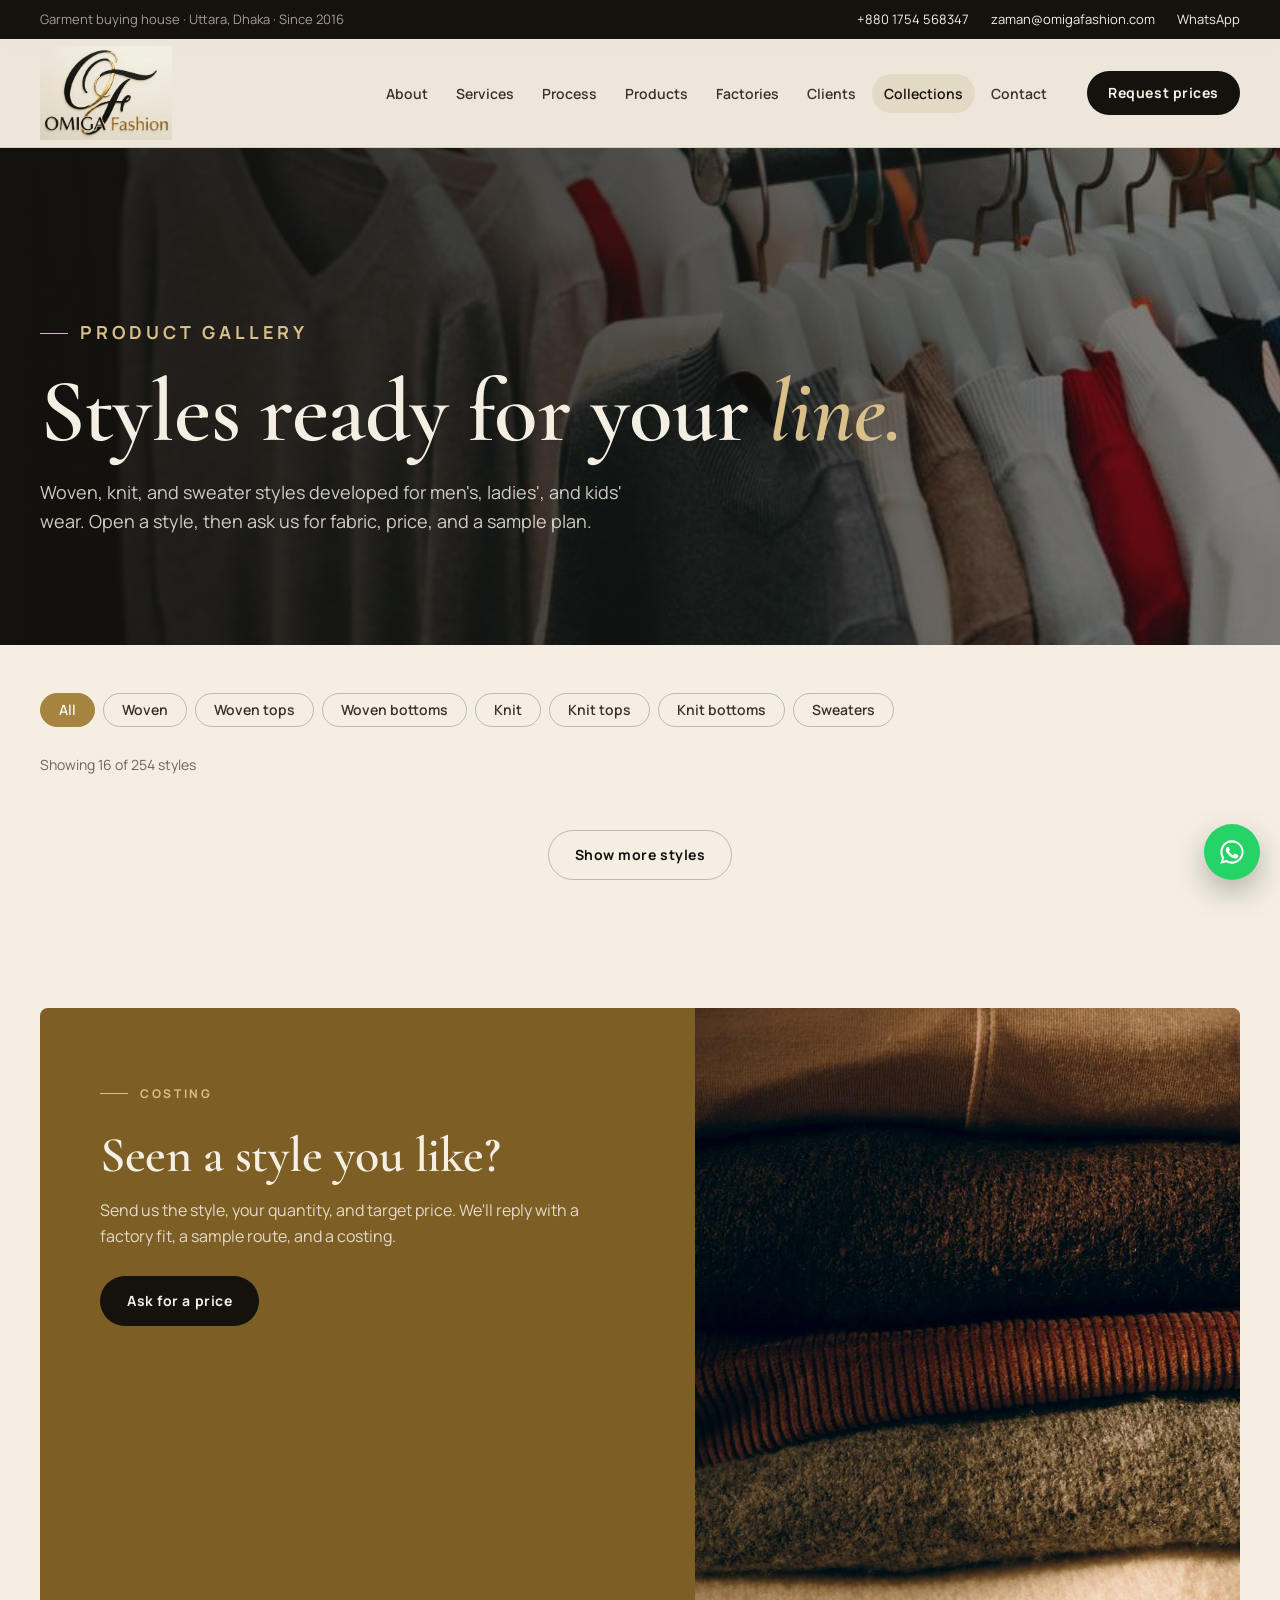
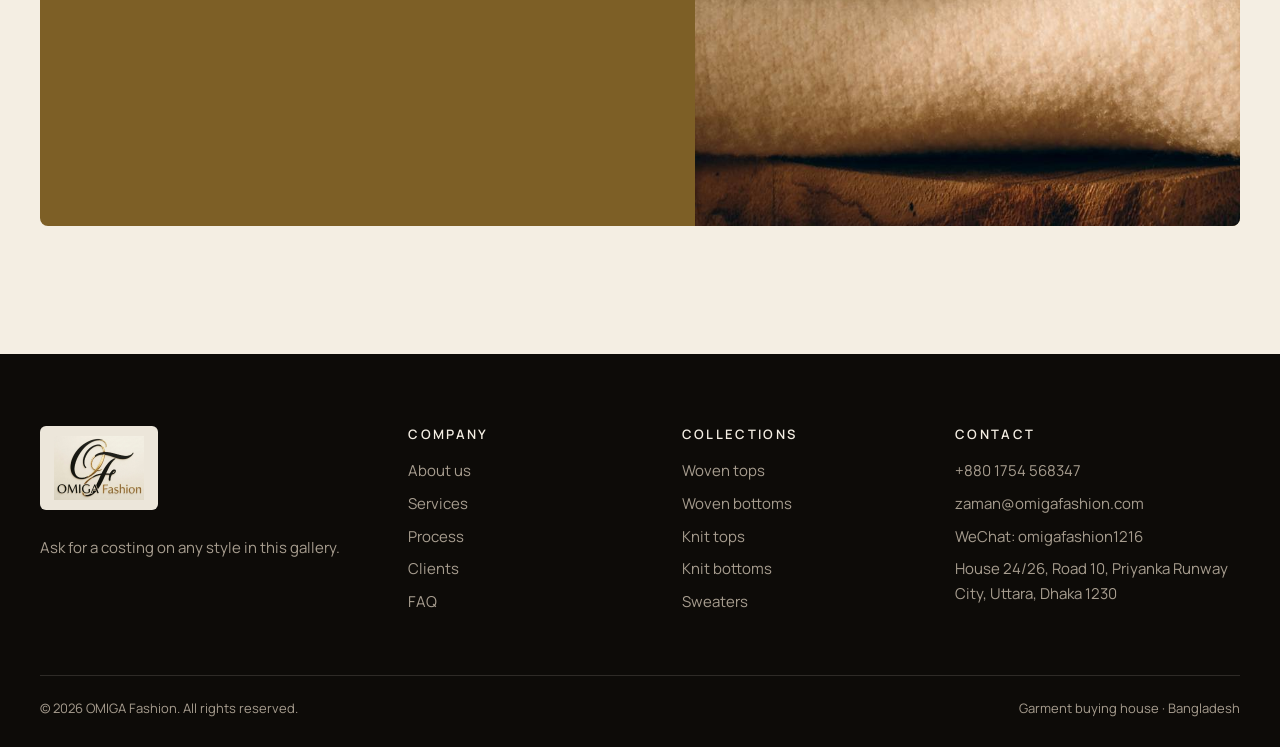
<file: collections.html>
<!DOCTYPE html>
<html lang="en">
<head>
  <meta charset="utf-8">
  <meta name="viewport" content="width=device-width, initial-scale=1">
  <title>Collections — OMIGA Fashion</title>
  <meta name="description" content="Woven, knit, and sweater styles developed by OMIGA Fashion, a garment buying house in Dhaka, for men's, ladies', and kids' wear.">
  <link rel="icon" href="assets/favicon.svg" type="image/svg+xml">
  <link rel="preconnect" href="https://fonts.googleapis.com">
  <link rel="preconnect" href="https://fonts.gstatic.com" crossorigin>
  <link href="https://fonts.googleapis.com/css2?family=Cormorant+Garamond:ital,wght@0,500;0,600;1,500;1,600&family=Manrope:wght@400;500;600;700&display=swap" rel="stylesheet">
  <link rel="stylesheet" href="css/styles.css">
</head>
<body>
  <a class="skip" href="#main">Skip to content</a>

  <div class="topbar">
    <div class="wrap">
      <span>Garment buying house · Uttara, Dhaka · Since 2016</span>
      <div class="topbar-links">
        <a href="tel:+8801754568347">+880 1754 568347</a>
        <a class="topbar-hide" href="mailto:zaman@omigafashion.com">zaman@omigafashion.com</a>
        <a class="topbar-hide" href="https://wa.me/8801754568347">WhatsApp</a>
      </div>
    </div>
  </div>

  <header class="site-header">
    <div class="wrap">
      <a class="brand" href="index.html" aria-label="OMIGA Fashion home"><img src="assets/logo.png" alt="OMIGA Fashion"></a>
      <nav class="nav" id="site-nav" aria-label="Main">
        <a href="index.html#about">About</a>
        <a href="index.html#services">Services</a>
        <a href="index.html#process">Process</a>
        <a href="index.html#products">Products</a>
        <a href="index.html#factories">Factories</a>
        <a href="index.html#clients">Clients</a>
        <a href="collections.html" aria-current="page">Collections</a>
        <a href="index.html#contact">Contact</a>
      </nav>
      <a class="btn btn-dark header-cta" href="index.html#contact">Request prices</a>
      <button class="menu-btn" type="button" aria-label="Open menu" aria-expanded="false" aria-controls="site-nav"><span></span></button>
    </div>
  </header>

  <main id="main">
    <header class="page-hero">
      <img src="assets/photos/rack-sweaters.jpg" alt="">
      <div class="wrap">
        <p class="kicker" style="color:var(--gold-soft)">Product gallery</p>
        <h1>Styles ready for your <em>line.</em></h1>
        <p>Woven, knit, and sweater styles developed for men's, ladies', and kids' wear. Open a style, then ask us for fabric, price, and a sample plan.</p>
      </div>
    </header>

    <section class="section" style="padding-top:48px">
      <div class="wrap">
        <div class="filters" role="toolbar" aria-label="Filter styles">
          <button type="button" data-filter="all" class="is-active">All</button>
          <button type="button" data-filter="woven">Woven</button>
          <button type="button" data-filter="woven-tops">Woven tops</button>
          <button type="button" data-filter="woven-bottoms">Woven bottoms</button>
          <button type="button" data-filter="knit">Knit</button>
          <button type="button" data-filter="knit-tops">Knit tops</button>
          <button type="button" data-filter="knit-bottoms">Knit bottoms</button>
          <button type="button" data-filter="sweater">Sweaters</button>
        </div>
        <p class="gallery-meta" data-gallery-meta>Loading styles…</p>
        <div class="gallery" data-gallery></div>
        <div class="load-wrap">
          <button class="btn btn-line" type="button" data-more>Show more styles</button>
        </div>
      </div>
    </section>

    <section class="section tight">
      <div class="wrap">
        <div class="cta-band">
          <div>
            <p class="kicker" style="color:var(--gold-soft)">Costing</p>
            <h2>Seen a style you like?</h2>
            <p>Send us the style, your quantity, and target price. We'll reply with a factory fit, a sample route, and a costing.</p>
            <a class="btn btn-dark" href="index.html#contact">Ask for a price</a>
          </div>
          <img src="assets/photos/folded-sweaters.jpg" alt="Folded knitted sweaters in neutral colours" loading="lazy">
        </div>
      </div>
    </section>
  </main>

  <div class="lightbox" data-lightbox role="dialog" aria-modal="true" aria-label="Style viewer">
    <button class="lb-close" type="button" aria-label="Close">×</button>
    <button class="lb-prev" type="button" aria-label="Previous">←</button>
    <button class="lb-next" type="button" aria-label="Next">→</button>
    <div><img alt=""><p class="lb-caption"></p></div>
  </div>

  <footer class="site-footer">
    <div class="wrap">
      <div class="footer-grid">
        <div>
          <a class="footer-logo" href="index.html"><img src="assets/logo.png" alt="OMIGA Fashion"></a>
          <p>Ask for a costing on any style in this gallery.</p>
        </div>
        <div>
          <h3>Company</h3>
          <a href="index.html#about">About us</a>
          <a href="index.html#services">Services</a>
          <a href="index.html#process">Process</a>
          <a href="index.html#clients">Clients</a>
          <a href="index.html#faq">FAQ</a>
        </div>
        <div>
          <h3>Collections</h3>
          <a href="#woven-tops" data-filter-link="woven-tops">Woven tops</a>
          <a href="#woven-bottoms" data-filter-link="woven-bottoms">Woven bottoms</a>
          <a href="#knit-tops" data-filter-link="knit-tops">Knit tops</a>
          <a href="#knit-bottoms" data-filter-link="knit-bottoms">Knit bottoms</a>
          <a href="#sweater" data-filter-link="sweater">Sweaters</a>
        </div>
        <div>
          <h3>Contact</h3>
          <a href="tel:+8801754568347">+880 1754 568347</a>
          <a href="mailto:zaman@omigafashion.com">zaman@omigafashion.com</a>
          <p>WeChat: omigafashion1216</p>
          <p>House 24/26, Road 10, Priyanka Runway City, Uttara, Dhaka 1230</p>
        </div>
      </div>
      <div class="legal"><span>© <span data-year>2026</span> OMIGA Fashion. All rights reserved.</span><span>Garment buying house · Bangladesh</span></div>
    </div>
  </footer>

  <a class="wa-float" href="https://wa.me/8801754568347" aria-label="Chat on WhatsApp">
    <svg viewBox="0 0 24 24" fill="currentColor" aria-hidden="true"><path d="M12 2a10 10 0 0 0-8.6 15.1L2 22l5-1.3A10 10 0 1 0 12 2zm0 18.2a8.2 8.2 0 0 1-4.2-1.2l-.3-.2-3 .8.8-2.9-.2-.3A8.2 8.2 0 1 1 12 20.2zm4.5-6.1c-.2-.1-1.5-.7-1.7-.8s-.4-.1-.6.1-.7.8-.8 1-.3.2-.5.1a6.7 6.7 0 0 1-3.4-2.9c-.3-.4.3-.4.7-1.3a.5.5 0 0 0 0-.4l-.8-1.8c-.2-.5-.4-.4-.6-.4h-.5a1 1 0 0 0-.7.3 3 3 0 0 0-.9 2.2 5.2 5.2 0 0 0 1.1 2.7 11.8 11.8 0 0 0 4.5 4c1.7.7 2.3.8 3.2.6a2.7 2.7 0 0 0 1.8-1.2 2.2 2.2 0 0 0 .1-1.3c0-.1-.2-.2-.5-.3z"/></svg>
  </a>

  <script src="js/gallery-data.js"></script>
  <script src="js/main.js"></script>
</body>
</html>
</file>
<file: css/styles.css>
:root {
  --ink: #15120e;
  --ink-2: #221d17;
  --ink-soft: #3a3228;
  --ivory: #f4eee3;
  --paper: #ece6da;
  --white: #fbf8f2;
  --gold: #a6843f;
  --gold-deep: #7d5f26;
  --gold-soft: #d9c08a;
  --muted: #6d655c;
  --muted-dark: #a79d8f;
  --line: rgba(21, 18, 14, 0.12);
  --line-strong: rgba(21, 18, 14, 0.24);
  --line-dark: rgba(244, 238, 227, 0.14);
  --shadow: 0 24px 60px rgba(21, 18, 14, 0.14);
  --serif: "Cormorant Garamond", "Times New Roman", serif;
  --sans: "Manrope", "Segoe UI", sans-serif;
  --max: 1240px;
  --gutter: clamp(16px, 4vw, 40px);
  --header-h: 108px;
}

*, *::before, *::after { box-sizing: border-box; }
html { scroll-behavior: smooth; scroll-padding-top: calc(var(--header-h) + 12px); }
body {
  margin: 0;
  font-family: var(--sans);
  font-size: 16px;
  line-height: 1.65;
  color: var(--ink);
  background: var(--ivory);
  -webkit-font-smoothing: antialiased;
  overflow-x: hidden;
}
img { display: block; max-width: 100%; }
a { color: inherit; }
h1, h2, h3 { margin: 0; font-weight: 600; }
h1, h2 { font-family: var(--serif); letter-spacing: -0.01em; line-height: 1.02; }
h1 { font-size: clamp(44px, 7vw, 92px); }
h2 { font-size: clamp(36px, 5vw, 62px); }
h3 { font-size: 18px; line-height: 1.3; }
h1 em, h2 em { font-style: italic; color: var(--gold); }
p { margin: 0 0 1em; }
:focus-visible { outline: 2px solid var(--gold); outline-offset: 3px; }

.skip {
  position: absolute; left: 12px; top: -60px; z-index: 100;
  padding: 10px 16px; background: var(--ink); color: var(--ivory); text-decoration: none;
}
.skip:focus { top: 12px; }

.wrap { width: min(var(--max), 100% - 2 * var(--gutter)); margin-inline: auto; }
.section { padding: clamp(72px, 10vw, 128px) 0; }
.section.tight { padding-top: 0; }
.dark { background: var(--ink); color: var(--ivory); }
.paper { background: var(--paper); }

.kicker {
  display: inline-flex; align-items: center; gap: 12px;
  margin: 0 0 18px;
  font-size: 12px; font-weight: 700; letter-spacing: 0.22em; text-transform: uppercase;
  color: var(--gold-deep);
}
.kicker::before { content: ""; width: 28px; height: 1px; background: currentColor; }
.dark .kicker { color: var(--gold-soft); }
.lede { font-size: clamp(17px, 1.6vw, 19px); color: var(--muted); max-width: 620px; }
.dark .lede { color: var(--muted-dark); }

.head { display: flex; justify-content: space-between; align-items: flex-end; gap: 32px; flex-wrap: wrap; margin-bottom: clamp(36px, 5vw, 60px); }
.head > div { max-width: 720px; }
.head .lede { margin: 18px 0 0; }

/* Buttons */
.btn {
  display: inline-flex; align-items: center; justify-content: center; gap: 10px;
  min-height: 50px; padding: 0 26px;
  border: 1px solid transparent; border-radius: 999px;
  font: 700 14px/1 var(--sans); letter-spacing: 0.04em; text-decoration: none;
  cursor: pointer; transition: background .25s, color .25s, border-color .25s, transform .25s;
}
.btn:hover { transform: translateY(-2px); }
.btn-gold { background: var(--gold); color: var(--white); }
.btn-gold:hover { background: var(--gold-deep); }
.btn-dark { background: var(--ink); color: var(--ivory); }
.btn-dark:hover { background: var(--gold-deep); }
.btn-line { border-color: var(--line-strong); color: var(--ink); background: transparent; }
.btn-line:hover { border-color: var(--ink); }
.btn-ghost { border-color: rgba(244, 238, 227, 0.4); color: var(--ivory); }
.btn-ghost:hover { border-color: var(--ivory); background: rgba(244, 238, 227, 0.08); }
.link-arrow { font-weight: 700; color: var(--gold-deep); text-decoration: none; border-bottom: 1px solid currentColor; }

/* Top bar + header */
.topbar { background: var(--ink); color: var(--muted-dark); font-size: 13px; }
.topbar .wrap { display: flex; justify-content: space-between; gap: 18px; padding: 9px 0; flex-wrap: wrap; }
.topbar a { text-decoration: none; color: var(--ivory); }
.topbar a:hover { color: var(--gold-soft); }
.topbar-links { display: flex; gap: 22px; flex-wrap: wrap; }

.site-header {
  position: sticky; top: 0; z-index: 50;
  background: rgba(236, 230, 218, 0.94);
  backdrop-filter: blur(12px);
  border-bottom: 1px solid var(--line);
  transition: box-shadow .3s;
}
.site-header.is-scrolled { box-shadow: 0 10px 30px rgba(21, 18, 14, 0.08); }
.site-header .wrap { display: flex; align-items: center; gap: 28px; height: var(--header-h); }
.brand img { height: 94px; width: auto; }
.nav { display: flex; gap: 4px; margin-left: auto; }
.nav a {
  padding: 8px 12px; border-radius: 999px;
  font-size: 14px; font-weight: 600; text-decoration: none; color: var(--ink-soft);
  transition: color .2s, background .2s;
}
.nav a:hover, .nav a[aria-current="page"], .nav a.is-active { color: var(--ink); background: rgba(166, 132, 63, 0.14); }
.header-cta { min-height: 44px; padding: 0 20px; }
.menu-btn { display: none; }

/* Hero */
.hero { position: relative; min-height: min(88vh, 860px); display: grid; align-items: end; color: var(--ivory); overflow: hidden; }
.hero-bg { position: absolute; inset: 0; }
.hero-bg img { width: 100%; height: 100%; object-fit: cover; transform: scale(1.04); animation: heroZoom 18s ease-out forwards; }
.hero::after {
  content: ""; position: absolute; inset: 0;
  background: linear-gradient(90deg, rgba(21, 18, 14, 0.92) 0%, rgba(21, 18, 14, 0.7) 45%, rgba(21, 18, 14, 0.25) 100%),
              linear-gradient(0deg, rgba(21, 18, 14, 0.85) 0%, transparent 45%);
}
.hero-inner { position: relative; z-index: 1; padding: clamp(90px, 14vh, 160px) 0 48px; }
.hero .eyebrow { color: var(--gold-soft); font-size: 13px; font-weight: 700; letter-spacing: 0.22em; text-transform: uppercase; margin-bottom: 22px; }
.hero h1 { max-width: 880px; }
.hero h1 em { color: var(--gold-soft); }
.hero .lede { color: rgba(244, 238, 227, 0.82); margin: 26px 0 34px; }
.hero-actions { display: flex; gap: 14px; flex-wrap: wrap; }
.trust { display: flex; flex-wrap: wrap; gap: 10px 26px; margin: 46px 0 0; padding: 22px 0 0; border-top: 1px solid var(--line-dark); list-style: none; font-size: 14px; color: rgba(244, 238, 227, 0.86); }
.trust li::before { content: "◆"; color: var(--gold); margin-right: 10px; font-size: 10px; vertical-align: 2px; }

.stats { display: grid; grid-template-columns: repeat(4, 1fr); background: var(--ink-2); color: var(--ivory); }
.stats div { padding: 34px var(--gutter); border-right: 1px solid var(--line-dark); }
.stats div:last-child { border-right: 0; }
.stats strong { display: block; font: 600 clamp(40px, 5vw, 58px)/1 var(--serif); color: var(--gold-soft); }
.stats span { font-size: 14px; color: var(--muted-dark); }

/* Ticker */
.ticker { overflow: hidden; border-block: 1px solid var(--line); background: var(--paper); }
.ticker-track { display: flex; width: max-content; animation: ticker 40s linear infinite; }
.ticker span { padding: 18px 28px; font: 500 italic 24px/1 var(--serif); white-space: nowrap; color: var(--ink-soft); }
.ticker span::after { content: "✦"; margin-left: 56px; font-style: normal; font-size: 12px; color: var(--gold); vertical-align: 4px; }

/* About */
.about-grid { display: grid; grid-template-columns: 1.05fr 1fr; gap: clamp(36px, 6vw, 88px); align-items: start; }
.about-copy p { color: var(--ink-soft); }
.quote { font: italic 500 26px/1.3 var(--serif); color: var(--gold-deep); border-left: 2px solid var(--gold); padding-left: 20px; margin: 28px 0; }
.points { list-style: none; margin: 0; padding: 0; border-top: 1px solid var(--line); }
.points li { display: grid; grid-template-columns: 54px 1fr; gap: 6px 16px; padding: 20px 0; border-bottom: 1px solid var(--line); }
.points .n { font: 600 22px/1 var(--serif); color: var(--gold); grid-row: span 2; padding-top: 2px; }
.points strong { font-size: 16px; }
.points span { color: var(--muted); font-size: 15px; }
.office-strip { display: grid; grid-template-columns: 1.3fr 1fr 1fr; grid-auto-rows: clamp(220px, 26vw, 340px); gap: 14px; margin-top: clamp(48px, 6vw, 72px); }
.office-strip figure { margin: 0; position: relative; overflow: hidden; border-radius: 4px; }
.office-strip img { width: 100%; height: 100%; object-fit: cover; transition: transform .8s; }
.office-strip figure:hover img { transform: scale(1.05); }
.office-strip figcaption {
  position: absolute; left: 14px; bottom: 14px;
  padding: 6px 12px; border-radius: 999px; background: rgba(21, 18, 14, 0.72); color: var(--ivory); font-size: 12px; font-weight: 600;
}

/* Origin band */
.origin { position: relative; padding: clamp(110px, 16vw, 200px) 0; color: var(--ivory); overflow: hidden; }
.origin > img { position: absolute; inset: 0; width: 100%; height: 100%; object-fit: cover; }
.origin::after { content: ""; position: absolute; inset: 0; background: linear-gradient(90deg, rgba(21, 18, 14, 0.9), rgba(21, 18, 14, 0.45)); }
.origin .wrap { position: relative; z-index: 1; }
.origin h2 { max-width: 760px; }
.origin h2 em { color: var(--gold-soft); }
.origin p { max-width: 560px; margin-top: 22px; color: rgba(244, 238, 227, 0.84); font-size: 18px; }

/* Principles */
.principles { display: grid; grid-template-columns: repeat(4, 1fr); border-top: 1px solid var(--line-strong); }
.principles article { padding: 30px 26px 10px 0; border-right: 1px solid var(--line); }
.principles article + article { padding-left: 26px; }
.principles article:last-child { border-right: 0; }
.principles .n { display: block; font: 600 46px/1 var(--serif); color: var(--gold); margin-bottom: 26px; }
.principles h3 { font-size: 19px; margin-bottom: 10px; }
.principles p { color: var(--muted); font-size: 15px; }

/* Services */
.services { display: grid; grid-template-columns: repeat(3, 1fr); gap: 1px; background: var(--line-dark); border: 1px solid var(--line-dark); }
.service { background: var(--ink); padding: 34px 30px 30px; transition: background .3s; }
.service:hover { background: var(--ink-2); }
.service .n { font: 600 18px/1 var(--serif); color: var(--gold-soft); }
.service h3 { font-family: var(--serif); font-size: 28px; font-weight: 600; margin: 18px 0 12px; }
.service p { color: var(--muted-dark); font-size: 15px; }
.chips { display: flex; flex-wrap: wrap; gap: 8px; margin: 18px 0 0; padding: 0; list-style: none; }
.chips li { padding: 5px 12px; border: 1px solid var(--line-dark); border-radius: 999px; font-size: 12px; font-weight: 600; color: var(--gold-soft); }
.light-chips li { border-color: var(--line-strong); color: var(--gold-deep); }

/* Process */
.stages { display: grid; grid-template-columns: repeat(5, 1fr); gap: 16px; counter-reset: stage; }
.stage { position: relative; padding: 28px 22px; background: var(--white); border: 1px solid var(--line); border-radius: 6px; }
.stage::after {
  content: "→"; position: absolute; right: -14px; top: 34px; z-index: 1;
  width: 24px; height: 24px; display: grid; place-items: center;
  background: var(--gold); color: var(--white); border-radius: 50%; font-size: 13px;
}
.stage:last-child::after { display: none; }
.stage small { font-size: 12px; font-weight: 700; letter-spacing: 0.16em; text-transform: uppercase; color: var(--gold-deep); }
.stage .icon { font-size: 26px; margin: 14px 0 8px; color: var(--ink); }
.stage h3 { margin-bottom: 8px; }
.stage p { font-size: 14px; color: var(--muted); margin: 0; }

.phases { display: grid; grid-template-columns: 1fr 1fr; gap: clamp(28px, 4vw, 56px); margin-top: clamp(56px, 7vw, 88px); }
.phase h3 { font-family: var(--serif); font-size: 30px; margin-bottom: 6px; }
.phase > p { color: var(--muted); margin-bottom: 18px; }
.steps { list-style: none; margin: 0; padding: 0; }
.steps li { position: relative; padding: 0 0 26px 58px; }
.steps li::before {
  content: attr(data-step); position: absolute; left: 0; top: 0;
  width: 38px; height: 38px; display: grid; place-items: center;
  border: 1px solid var(--gold); border-radius: 50%; font: 700 13px/1 var(--sans); color: var(--gold-deep); background: var(--ivory);
}
.steps li::after { content: ""; position: absolute; left: 19px; top: 40px; bottom: 2px; width: 1px; background: var(--line-strong); }
.steps li:last-child::after { display: none; }
.steps strong { display: block; font-size: 16px; margin-bottom: 4px; padding-top: 7px; }
.steps span { display: block; color: var(--muted); font-size: 15px; }

/* Products */
.products { display: grid; grid-template-columns: repeat(3, 1fr); gap: 22px; }
.product { display: flex; flex-direction: column; background: var(--white); border: 1px solid var(--line); border-radius: 6px; overflow: hidden; text-decoration: none; transition: transform .35s, box-shadow .35s; }
.product:hover { transform: translateY(-6px); box-shadow: var(--shadow); }
.product figure { margin: 0; aspect-ratio: 4 / 3; overflow: hidden; position: relative; }
.product img { width: 100%; height: 100%; object-fit: cover; transition: transform .8s; }
.product:hover img { transform: scale(1.06); }
.product .tag { position: absolute; top: 14px; left: 14px; padding: 5px 12px; border-radius: 999px; background: var(--ink); color: var(--gold-soft); font-size: 12px; font-weight: 700; }
.product .body { padding: 22px 24px 26px; display: flex; flex-direction: column; flex: 1; }
.product .n { font: 600 16px/1 var(--serif); color: var(--gold); }
.product h3 { font-family: var(--serif); font-size: 30px; margin: 8px 0 8px; }
.product p { color: var(--muted); font-size: 15px; margin-bottom: 4px; }
.product .more { margin-top: auto; padding-top: 16px; font-size: 14px; font-weight: 700; color: var(--gold-deep); }

.segments { display: grid; grid-template-columns: repeat(3, 1fr); gap: 22px; margin-top: 22px; }
.segment { position: relative; min-height: 360px; border-radius: 6px; overflow: hidden; color: var(--ivory); display: flex; align-items: flex-end; }
.segment img { position: absolute; inset: 0; width: 100%; height: 100%; object-fit: cover; transition: transform .8s; }
.segment:hover img { transform: scale(1.05); }
.segment::after { content: ""; position: absolute; inset: 0; background: linear-gradient(0deg, rgba(21, 18, 14, 0.88), rgba(21, 18, 14, 0) 60%); }
.segment div { position: relative; z-index: 1; padding: 26px; }
.segment strong { display: block; font: 600 36px/1 var(--serif); }
.segment span { font-size: 14px; color: rgba(244, 238, 227, 0.82); }

/* Best sellers marquee */
.reel { overflow: hidden; margin-top: 8px; mask-image: linear-gradient(90deg, transparent, #000 6%, #000 94%, transparent); }
.reel-track { display: flex; gap: 14px; width: max-content; animation: ticker 70s linear infinite; }
.reel:hover .reel-track { animation-play-state: paused; }
.reel a { display: block; width: 200px; aspect-ratio: 3 / 4; border-radius: 4px; overflow: hidden; background: var(--paper); flex: none; }
.reel img { width: 100%; height: 100%; object-fit: cover; }

/* Factory gallery */
.filters { display: flex; flex-wrap: wrap; gap: 8px; margin-bottom: 26px; }
.filters button {
  padding: 9px 18px; border: 1px solid var(--line-strong); border-radius: 999px; background: transparent;
  font: 600 14px/1 var(--sans); color: var(--ink-soft); cursor: pointer; transition: all .2s;
}
.dark .filters button { border-color: var(--line-dark); color: var(--muted-dark); }
.filters button:hover { border-color: var(--gold); color: var(--ink); }
.dark .filters button:hover { color: var(--ivory); }
.filters button.is-active { background: var(--gold); border-color: var(--gold); color: var(--white); }
.factory-grid { display: grid; grid-template-columns: repeat(4, 1fr); grid-auto-rows: 220px; grid-auto-flow: dense; gap: 12px; }
.factory-grid figure { position: relative; margin: 0; overflow: hidden; border-radius: 4px; cursor: zoom-in; }
.factory-grid figure.wide { grid-column: span 2; }
.factory-grid figure.tall { grid-row: span 2; }
.factory-grid figure[hidden] { display: none; }
.factory-grid img { width: 100%; height: 100%; object-fit: cover; transition: transform .8s, filter .4s; }
.factory-grid figure:hover img { transform: scale(1.06); }
.factory-grid figcaption {
  position: absolute; inset: auto 0 0 0; padding: 28px 16px 14px;
  background: linear-gradient(0deg, rgba(21, 18, 14, 0.85), transparent);
  color: var(--ivory); font-size: 14px; font-weight: 600;
}
.factory-grid figcaption small { display: block; font-size: 11px; letter-spacing: 0.16em; text-transform: uppercase; color: var(--gold-soft); }
.note { font-size: 13px; color: var(--muted-dark); margin-top: 18px; }

/* Certifications */
.cert-table { width: 100%; border-collapse: collapse; }
.cert-table th, .cert-table td { text-align: left; padding: 16px 14px; border-bottom: 1px solid var(--line); vertical-align: middle; }
.cert-table th { font-size: 12px; letter-spacing: 0.16em; text-transform: uppercase; color: var(--muted); font-weight: 700; }
.cert-table td:first-child { width: 150px; }
.cert-table img { height: 46px; width: auto; max-width: 120px; object-fit: contain; mix-blend-mode: multiply; }
.cert-table strong { display: block; }
.cert-table td span { color: var(--muted); font-size: 15px; }
.cert-layout { display: grid; grid-template-columns: 0.8fr 1.2fr; gap: clamp(32px, 6vw, 80px); align-items: start; }

/* Clients */
.clients { display: grid; grid-template-columns: repeat(4, 1fr); gap: 1px; background: var(--line); border: 1px solid var(--line); }
.client { background: var(--white); padding: 26px 22px; display: flex; flex-direction: column; align-items: flex-start; gap: 16px; min-height: 170px; }
.client .logo { height: 64px; display: flex; align-items: center; }
.client { min-width: 0; }
.client img { max-height: 64px; max-width: min(150px, 100%); object-fit: contain; }
.client .mono { font: 600 34px/1 var(--serif); color: var(--gold-deep); }
.client strong { font-size: 15px; }
.client span { display: block; font-size: 13px; color: var(--muted); }
.markets { display: grid; grid-template-columns: repeat(3, 1fr); gap: 22px; margin-top: 46px; }
.market { padding: 26px; border: 1px solid var(--line-strong); border-radius: 6px; }
.market h3 { font-family: var(--serif); font-size: 28px; margin-bottom: 8px; }
.market p { margin: 0; color: var(--muted); }

/* Why */
.why { display: grid; grid-template-columns: repeat(3, 1fr); gap: 20px; }
.why article { padding: 30px 28px; border: 1px solid var(--line-dark); border-radius: 6px; transition: border-color .3s, transform .3s; }
.why article:hover { border-color: var(--gold); transform: translateY(-4px); }
.why .n { font: 600 18px/1 var(--serif); color: var(--gold-soft); }
.why h3 { font-family: var(--serif); font-size: 26px; margin: 16px 0 10px; }
.why p { color: var(--muted-dark); font-size: 15px; margin: 0; }

/* Promise */
.promise { display: grid; grid-template-columns: repeat(3, 1fr); gap: 22px; }
.promise article { padding: 32px 28px; background: var(--white); border-top: 3px solid var(--gold); border-radius: 0 0 6px 6px; }
.promise h3 { font-family: var(--serif); font-size: 26px; margin-bottom: 10px; }
.promise p { color: var(--muted); margin: 0; }

/* Team */
.team { display: grid; grid-template-columns: 1fr 1.4fr; gap: clamp(32px, 6vw, 80px); align-items: center; }
.team-photo { position: relative; border-radius: 6px; overflow: hidden; aspect-ratio: 4 / 4.6; }
.team-photo img { width: 100%; height: 100%; object-fit: cover; }
.team-card { padding: 34px; background: var(--white); border: 1px solid var(--line); border-radius: 6px; }
.team-card .who { display: flex; align-items: center; gap: 18px; margin-bottom: 18px; }
.monogram { width: 64px; height: 64px; border-radius: 50%; display: grid; place-items: center; background: var(--ink); color: var(--gold-soft); font: 600 26px/1 var(--serif); flex: none; }
.team-card h3 { font-family: var(--serif); font-size: 30px; }
.team-card .role { color: var(--gold-deep); font-weight: 700; font-size: 14px; }
.desk { display: grid; grid-template-columns: repeat(3, 1fr); gap: 14px; margin-top: 22px; }
.desk div { padding: 18px; border: 1px solid var(--line); border-radius: 6px; }
.desk strong { display: block; font-size: 15px; }
.desk span { font-size: 14px; color: var(--muted); }

/* FAQ */
.faq-layout { display: grid; grid-template-columns: 0.8fr 1.2fr; gap: clamp(32px, 6vw, 80px); }
.faq details { border-bottom: 1px solid var(--line-strong); }
.faq summary {
  list-style: none; cursor: pointer; display: flex; justify-content: space-between; gap: 18px;
  padding: 22px 0; font-weight: 700; font-size: 17px;
}
.faq summary::-webkit-details-marker { display: none; }
.faq summary::after { content: "+"; font: 400 26px/1 var(--serif); color: var(--gold); transition: transform .3s; }
.faq details[open] summary::after { transform: rotate(45deg); }
.faq details p { color: var(--muted); padding: 0 40px 20px 0; margin: 0; }

/* Contact */
.contact-grid { display: grid; grid-template-columns: 0.9fr 1.1fr; gap: clamp(32px, 6vw, 72px); }
.channels { display: grid; gap: 12px; margin: 30px 0; }
.channel { display: flex; gap: 16px; align-items: center; padding: 16px 18px; border: 1px solid var(--line-dark); border-radius: 6px; text-decoration: none; transition: border-color .2s; }
a.channel:hover { border-color: var(--gold); }
.channel .ic { width: 40px; height: 40px; flex: none; display: grid; place-items: center; border-radius: 50%; background: rgba(166, 132, 63, 0.2); color: var(--gold-soft); font-size: 16px; }
.channel small { display: block; font-size: 12px; letter-spacing: 0.14em; text-transform: uppercase; color: var(--muted-dark); }
.channel strong { font-size: 15px; color: var(--ivory); font-weight: 600; }
.map { width: 100%; height: 220px; border: 0; border-radius: 6px; filter: grayscale(0.6) contrast(1.05); }
.form-card { background: var(--ivory); color: var(--ink); padding: clamp(26px, 4vw, 42px); border-radius: 8px; }
.form-card h3 { font-family: var(--serif); font-size: 32px; margin-bottom: 6px; }
.form-card > p { color: var(--muted); }
.form-row { display: grid; grid-template-columns: 1fr 1fr; gap: 14px; }
label { display: grid; gap: 6px; margin-bottom: 14px; font-size: 13px; font-weight: 700; color: var(--ink-soft); }
input, select, textarea {
  width: 100%; padding: 13px 14px; border: 1px solid var(--line-strong); border-radius: 4px;
  background: var(--white); font: 400 15px/1.4 var(--sans); color: var(--ink);
}
input:focus, select:focus, textarea:focus { outline: none; border-color: var(--gold); box-shadow: 0 0 0 3px rgba(166, 132, 63, 0.18); }
textarea { min-height: 130px; resize: vertical; }
.form-note { color: #9b2c1f; font-size: 14px; min-height: 1em; }
.success h3 { font-family: var(--serif); font-size: 30px; }
.success .btn { margin: 6px 6px 0 0; }

/* Footer */
.site-footer { background: #0d0b08; color: var(--muted-dark); padding: 72px 0 28px; font-size: 15px; }
.footer-grid { display: grid; grid-template-columns: 1.4fr 1fr 1fr 1.2fr; gap: 36px; }
.site-footer .footer-logo { display: inline-block; padding: 10px 14px; background: var(--paper); border-radius: 6px; margin-bottom: 18px; }
.footer-logo img { height: 64px; width: auto; }
.site-footer h3 { color: var(--ivory); font-size: 13px; letter-spacing: 0.18em; text-transform: uppercase; margin-bottom: 16px; }
.site-footer a { display: block; text-decoration: none; margin-bottom: 8px; }
.site-footer a:hover { color: var(--gold-soft); }
.site-footer p { margin: 0 0 8px; }
.legal { display: flex; justify-content: space-between; gap: 16px; flex-wrap: wrap; margin-top: 52px; padding-top: 22px; border-top: 1px solid var(--line-dark); font-size: 13px; }

.wa-float {
  position: fixed; right: 20px; bottom: 20px; z-index: 60;
  width: 56px; height: 56px; border-radius: 50%; display: grid; place-items: center;
  background: #25d366; color: #fff; box-shadow: 0 12px 30px rgba(0, 0, 0, 0.25); transition: transform .2s;
}
.wa-float:hover { transform: scale(1.08); }
.wa-float svg { width: 28px; height: 28px; }

/* Collections page */
.page-hero { position: relative; padding: clamp(90px, 12vw, 150px) 0 clamp(60px, 8vw, 90px); color: var(--ivory); overflow: hidden; }
.page-hero > img { position: absolute; inset: 0; width: 100%; height: 100%; object-fit: cover; }
.page-hero::after { content: ""; position: absolute; inset: 0; background: linear-gradient(90deg, rgba(21, 18, 14, 0.92), rgba(21, 18, 14, 0.5)); }
.page-hero .wrap { position: relative; z-index: 1; }
.page-hero h1 em { color: var(--gold-soft); }
.page-hero p { max-width: 620px; margin-top: 20px; color: rgba(244, 238, 227, 0.84); font-size: 18px; }
.gallery-meta { color: var(--muted); font-size: 14px; margin: 0 0 18px; }
.gallery { display: grid; grid-template-columns: repeat(4, 1fr); gap: 16px; }
.tile { margin: 0; background: var(--white); border: 1px solid var(--line); border-radius: 6px; overflow: hidden; cursor: zoom-in; transition: transform .3s, box-shadow .3s; }
.tile:hover { transform: translateY(-4px); box-shadow: var(--shadow); }
.tile img { width: 100%; aspect-ratio: 3 / 4; object-fit: cover; background: var(--paper); }
.tile figcaption { padding: 12px 14px; font-size: 13px; font-weight: 700; color: var(--ink-soft); }
.load-wrap { text-align: center; margin-top: 36px; }
.load-wrap .btn[hidden] { display: none; }

.lightbox {
  position: fixed; inset: 0; z-index: 90; display: none; place-items: center;
  background: rgba(13, 11, 8, 0.94); padding: 60px 70px;
}
.lightbox.is-open { display: grid; }
.lightbox img { max-width: 100%; max-height: 80vh; object-fit: contain; border-radius: 4px; }
.lb-caption { color: var(--ivory); text-align: center; margin-top: 14px; font-size: 14px; }
.lightbox button {
  position: absolute; width: 48px; height: 48px; border-radius: 50%; border: 1px solid var(--line-dark);
  background: rgba(244, 238, 227, 0.06); color: var(--ivory); font-size: 22px; cursor: pointer;
}
.lightbox button:hover { border-color: var(--gold); }
.lb-close { top: 18px; right: 18px; }
.lb-prev { left: 14px; top: 50%; transform: translateY(-50%); }
.lb-next { right: 14px; top: 50%; transform: translateY(-50%); }

/* CTA band */
.cta-band { display: grid; grid-template-columns: 1.2fr 1fr; align-items: stretch; background: var(--gold-deep); color: var(--ivory); border-radius: 8px; overflow: hidden; }
.cta-band > div { padding: clamp(32px, 5vw, 60px); }
.cta-band h2 { font-size: clamp(32px, 4vw, 50px); }
.cta-band p { color: rgba(244, 238, 227, 0.86); margin: 16px 0 26px; }
.cta-band img { width: 100%; height: 100%; object-fit: cover; min-height: 260px; }
.cta-band .btn-dark:hover { background: var(--ink-2); }

/* Reveal */
.reveal { opacity: 0; transform: translateY(26px); transition: opacity .8s ease, transform .8s ease; }
.reveal.is-in { opacity: 1; transform: none; }

@keyframes ticker { to { transform: translateX(-50%); } }
@keyframes heroZoom { to { transform: scale(1); } }

@media (prefers-reduced-motion: reduce) {
  *, *::before, *::after { animation: none !important; transition: none !important; }
  .reveal { opacity: 1; transform: none; }
  html { scroll-behavior: auto; }
}

/* Responsive */
@media (max-width: 1180px) {
  .nav a { padding: 8px 9px; font-size: 13px; }
}
@media (max-width: 1080px) {
  .menu-btn {
    display: grid; place-items: center; margin-left: auto;
    width: 46px; height: 46px; border: 1px solid var(--line-strong); border-radius: 50%; background: transparent; cursor: pointer;
  }
  .menu-btn span, .menu-btn span::before, .menu-btn span::after { display: block; width: 18px; height: 2px; background: var(--ink); position: relative; transition: transform .3s, background .3s; }
  .menu-btn span::before, .menu-btn span::after { content: ""; position: absolute; left: 0; }
  .menu-btn span::before { top: -6px; }
  .menu-btn span::after { top: 6px; }
  .menu-btn.is-open span { background: transparent; }
  .menu-btn.is-open span::before { transform: translateY(6px) rotate(45deg); }
  .menu-btn.is-open span::after { transform: translateY(-6px) rotate(-45deg); }
  .nav {
    position: absolute; top: 100%; left: 0; right: 0; flex-direction: column; gap: 0;
    padding: 10px var(--gutter) 22px; background: var(--paper); border-bottom: 1px solid var(--line);
    display: none;
  }
  .nav.is-open { display: flex; }
  .nav a { padding: 13px 4px; font-size: 16px; border-radius: 0; border-bottom: 1px solid var(--line); }
  .header-cta { display: none; }
  .stages { grid-template-columns: repeat(3, 1fr); }
  .stage::after { display: none; }
  .principles { grid-template-columns: repeat(2, 1fr); }
  .principles article:nth-child(2) { border-right: 0; }
  .principles article:nth-child(3) { padding-left: 0; }
  .services, .why { grid-template-columns: repeat(2, 1fr); }
  .products { grid-template-columns: repeat(2, 1fr); }
  .factory-grid { grid-template-columns: repeat(3, 1fr); }
  .clients { grid-template-columns: repeat(3, 1fr); }
  .gallery { grid-template-columns: repeat(3, 1fr); }
  .footer-grid { grid-template-columns: 1fr 1fr; }
}
@media (max-width: 820px) {
  :root { --header-h: 80px; }
  .brand img { height: 66px; }
  .topbar-hide { display: none; }
  .stats { grid-template-columns: repeat(2, 1fr); }
  .stats div:nth-child(2) { border-right: 0; }
  .stats div:nth-child(-n+2) { border-bottom: 1px solid var(--line-dark); }
  .about-grid, .phases, .cert-layout, .team, .faq-layout, .contact-grid, .cta-band { grid-template-columns: 1fr; }
  .office-strip { grid-template-columns: 1fr 1fr; }
  .office-strip figure:first-child { grid-column: span 2; }
  .stages { grid-template-columns: 1fr 1fr; }
  .segments, .promise, .markets { grid-template-columns: 1fr; }
  .segment { min-height: 280px; }
  .team-photo { aspect-ratio: 16 / 10; }
  .desk { grid-template-columns: 1fr; }
}
@media (max-width: 600px) {
  .principles, .services, .why, .products { grid-template-columns: 1fr; }
  .principles article, .principles article + article { padding: 24px 0 8px; border-right: 0; border-bottom: 1px solid var(--line); }
  .stages { grid-template-columns: 1fr; }
  .factory-grid { grid-template-columns: 1fr 1fr; grid-auto-rows: 160px; }
  .factory-grid figure.wide { grid-column: span 2; }
  .clients { grid-template-columns: repeat(2, minmax(0, 1fr)); }
  .client { padding: 20px 16px; }
  .gallery { grid-template-columns: 1fr 1fr; gap: 10px; }
  .form-row { grid-template-columns: 1fr; }
  .footer-grid { grid-template-columns: 1fr; }
  .cert-table td:first-child { width: 96px; }
  .cert-table img { max-width: 80px; height: 38px; }
  .cert-table .cov { display: none; }
  .lightbox { padding: 60px 12px; }
  .hero-actions .btn { flex: 1 1 100%; }
  .reel a { width: 150px; }
}
</file>
